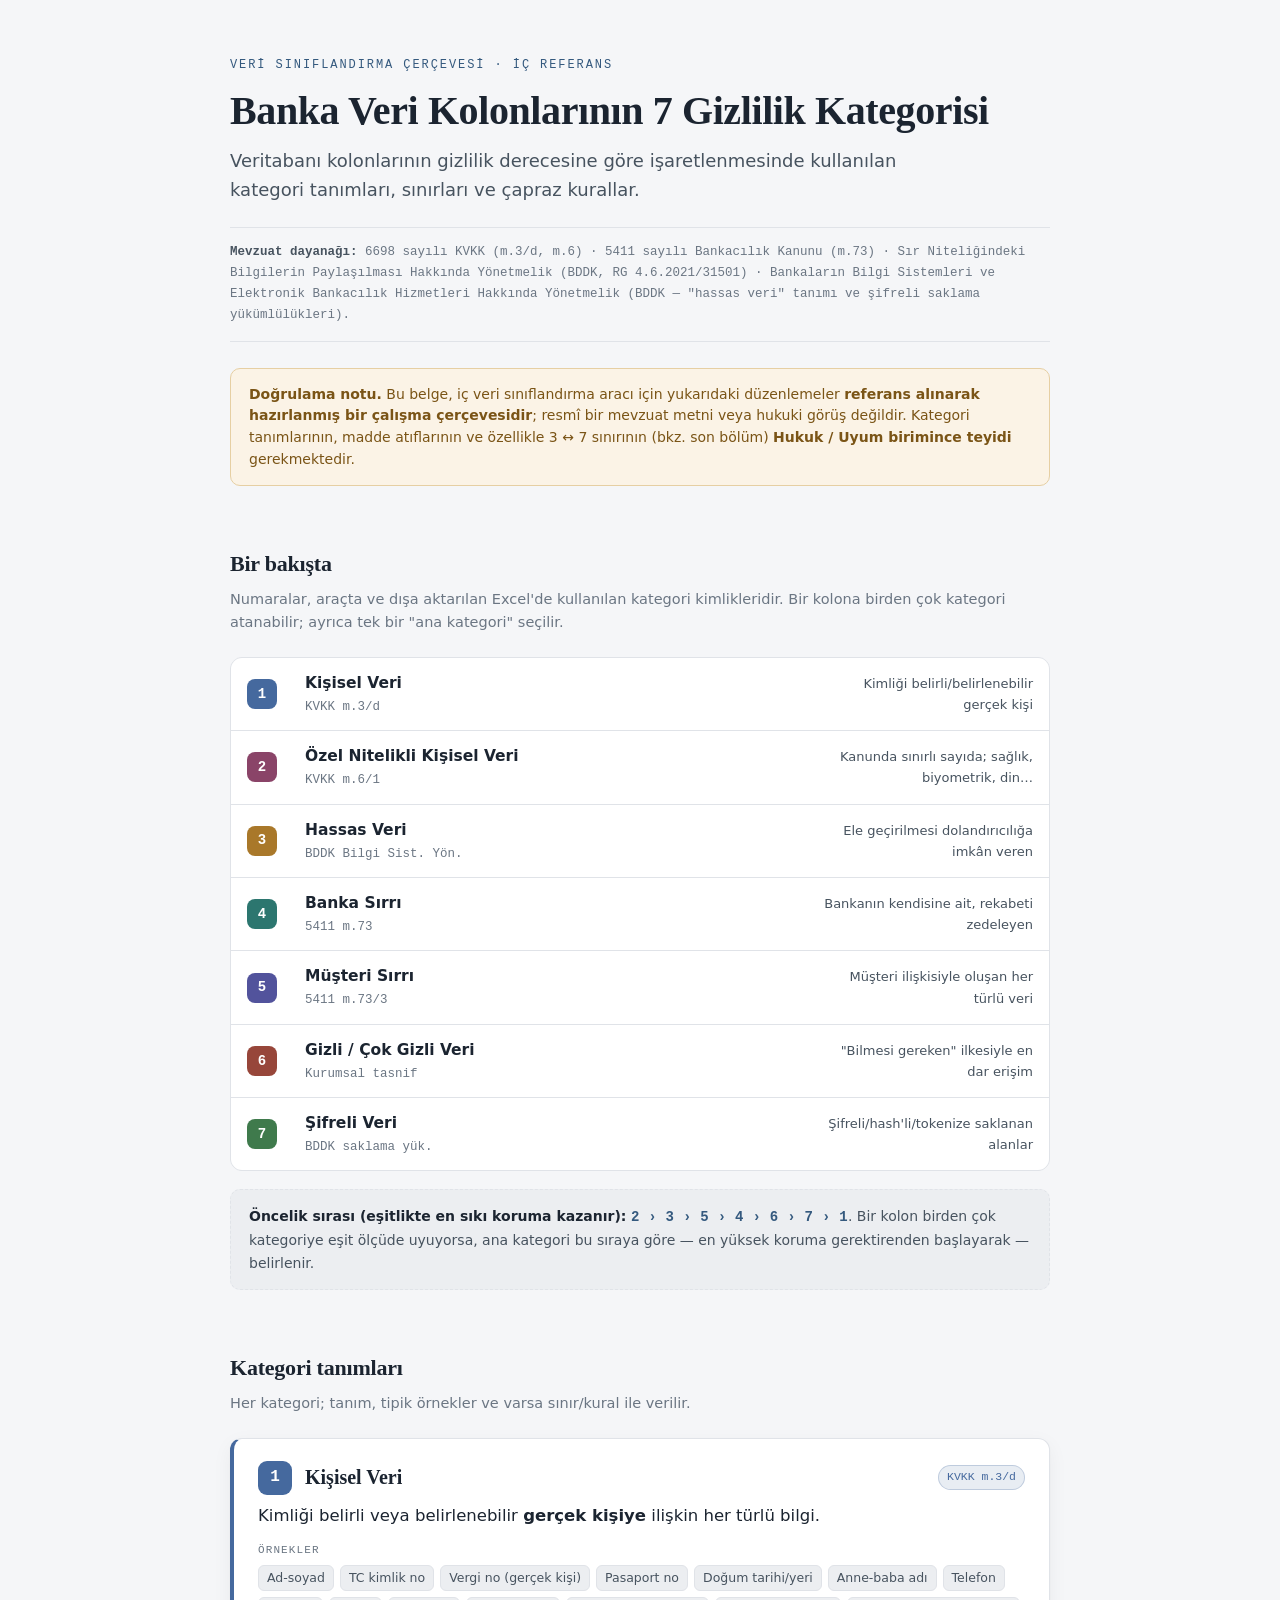
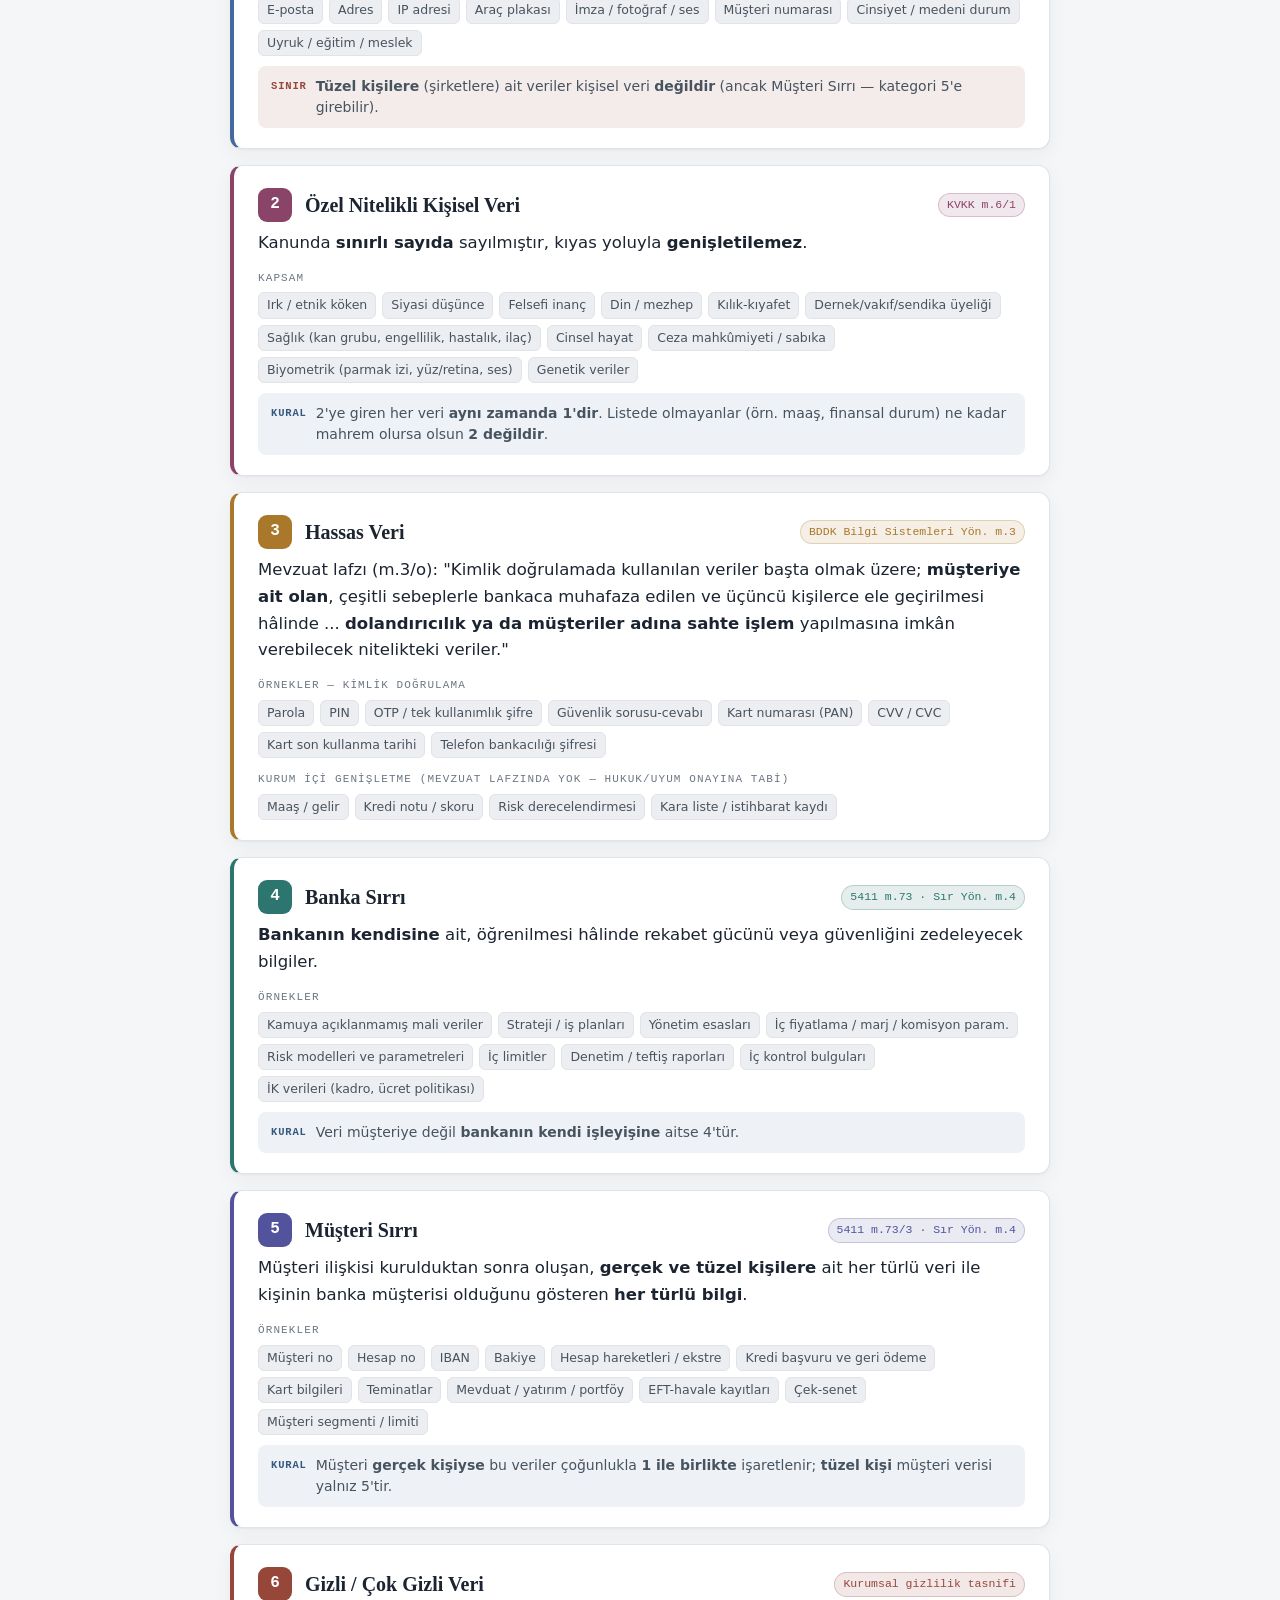
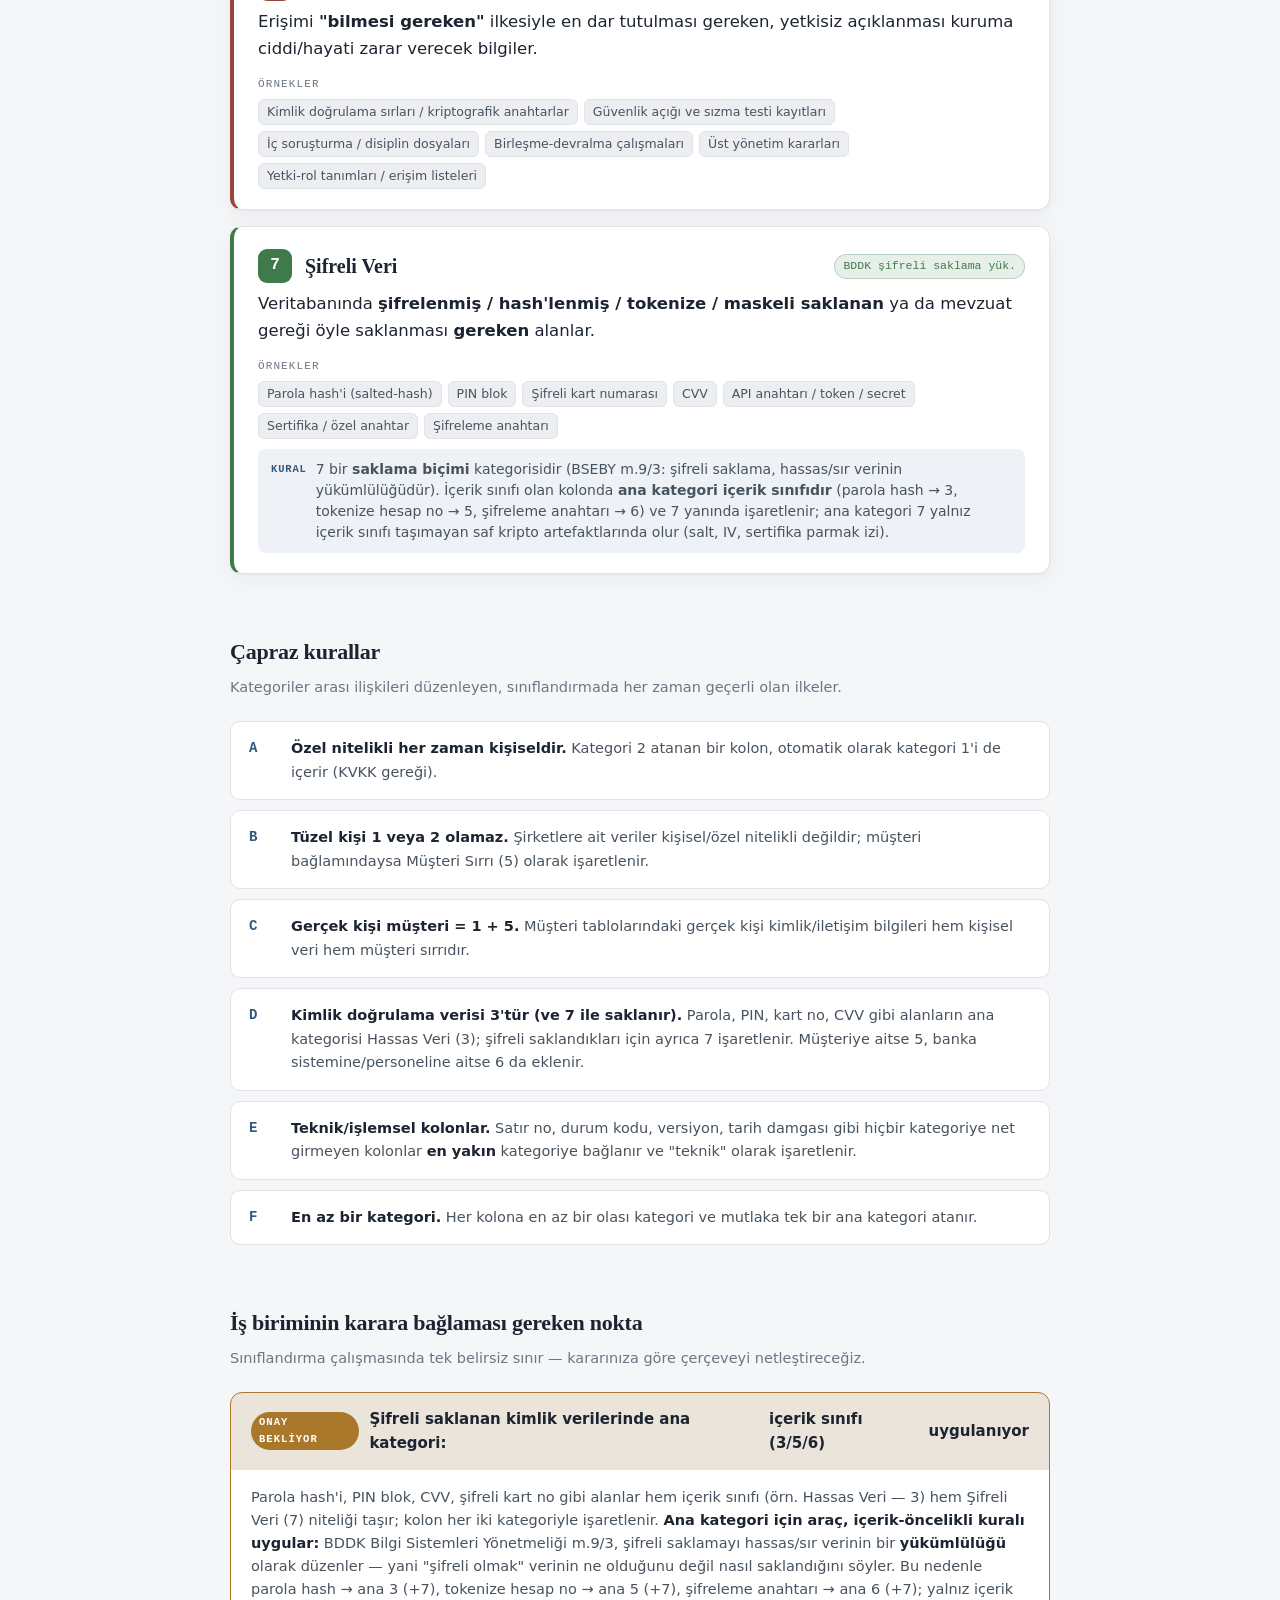
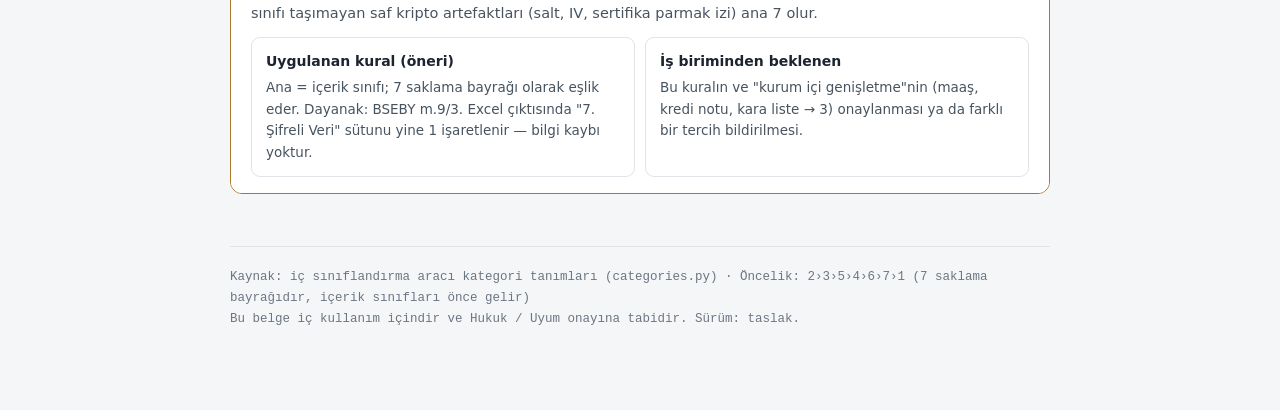
<file: docs/kategori_cercevesi.html>
<!doctype html>
<html lang="tr">
<head>
<meta charset="utf-8">
<meta name="viewport" content="width=device-width, initial-scale=1">
</head>
<body>
<title>7 Gizlilik Kategorisi — Sınıflandırma Çerçevesi</title>
<style>
  :root {
    --paper: #f5f6f8;
    --card: #ffffff;
    --ink: #1b2430;
    --ink-soft: #47535f;
    --ink-faint: #6b7683;
    --rule: #e0e3e8;
    --rule-soft: #eceef1;
    --accent: #34597e;
    --accent-soft: #eef2f6;
    --warn-bg: #fbf3e6;
    --warn-bd: #e6cfa3;
    --warn-ink: #7a5416;
    --shadow: 0 1px 2px rgba(20,32,46,.04), 0 6px 20px rgba(20,32,46,.05);

    --cat1: #45699e;  /* Kişisel */
    --cat2: #8a4468;  /* Özel Nitelikli */
    --cat3: #a9782a;  /* Hassas */
    --cat4: #2c766f;  /* Banka Sırrı */
    --cat5: #52539c;  /* Müşteri Sırrı */
    --cat6: #97463a;  /* Gizli/Çok Gizli */
    --cat7: #3f7a4c;  /* Şifreli */

    --serif: Georgia, "Times New Roman", "Nimbus Roman", serif;
    --sans: system-ui, -apple-system, "Segoe UI", Roboto, "Helvetica Neue", Arial, sans-serif;
    --mono: ui-monospace, "Cascadia Code", "SFMono-Regular", Consolas, "Liberation Mono", monospace;
  }
  @media (prefers-color-scheme: dark) {
    :root {
      --paper: #12161c;
      --card: #1a1f27;
      --ink: #e7ebf0;
      --ink-soft: #b3bcc7;
      --ink-faint: #8a94a1;
      --rule: #2b323c;
      --rule-soft: #232a33;
      --accent: #7fa8d4;
      --accent-soft: #1e2833;
      --warn-bg: #2a2318;
      --warn-bd: #574a2e;
      --warn-ink: #e0c184;
      --shadow: 0 1px 2px rgba(0,0,0,.3), 0 8px 24px rgba(0,0,0,.28);

      --cat1: #7d9dcf;
      --cat2: #c483a3;
      --cat3: #d9ad5e;
      --cat4: #5caea4;
      --cat5: #8d8ed6;
      --cat6: #cd8074;
      --cat7: #77b183;
    }
  }
  :root[data-theme="light"] {
    --paper: #f5f6f8; --card: #ffffff; --ink: #1b2430; --ink-soft: #47535f;
    --ink-faint: #6b7683; --rule: #e0e3e8; --rule-soft: #eceef1; --accent: #34597e;
    --accent-soft: #eef2f6; --warn-bg: #fbf3e6; --warn-bd: #e6cfa3; --warn-ink: #7a5416;
    --cat1: #45699e; --cat2: #8a4468; --cat3: #a9782a; --cat4: #2c766f;
    --cat5: #52539c; --cat6: #97463a; --cat7: #3f7a4c;
  }
  :root[data-theme="dark"] {
    --paper: #12161c; --card: #1a1f27; --ink: #e7ebf0; --ink-soft: #b3bcc7;
    --ink-faint: #8a94a1; --rule: #2b323c; --rule-soft: #232a33; --accent: #7fa8d4;
    --accent-soft: #1e2833; --warn-bg: #2a2318; --warn-bd: #574a2e; --warn-ink: #e0c184;
    --cat1: #7d9dcf; --cat2: #c483a3; --cat3: #d9ad5e; --cat4: #5caea4;
    --cat5: #8d8ed6; --cat6: #cd8074; --cat7: #77b183;
  }

  * { box-sizing: border-box; }
  body { margin: 0; }
  .doc {
    background: var(--paper);
    color: var(--ink);
    font-family: var(--sans);
    font-size: 16.5px;
    line-height: 1.62;
    -webkit-font-smoothing: antialiased;
    -webkit-print-color-adjust: exact;
    print-color-adjust: exact;
    padding: 0 20px;
  }
  .wrap { max-width: 820px; margin: 0 auto; padding: 56px 0 80px; }

  /* ---- Masthead ---- */
  .eyebrow {
    font-family: var(--mono); font-size: 12px; letter-spacing: .16em;
    text-transform: uppercase; color: var(--accent); margin: 0 0 14px;
  }
  h1 {
    font-family: var(--serif); font-weight: 600; font-size: clamp(28px, 5vw, 40px);
    line-height: 1.12; letter-spacing: -.01em; margin: 0 0 12px; text-wrap: balance;
  }
  .lede { font-size: 18px; color: var(--ink-soft); margin: 0 0 22px; max-width: 60ch; }
  .basis {
    font-family: var(--mono); font-size: 12.5px; color: var(--ink-faint);
    line-height: 1.7; border-top: 1px solid var(--rule);
    border-bottom: 1px solid var(--rule); padding: 14px 0; margin: 0 0 26px;
  }
  .basis b { color: var(--ink-soft); font-weight: 600; }

  .notice {
    background: var(--warn-bg); border: 1px solid var(--warn-bd);
    color: var(--warn-ink); border-radius: 10px; padding: 15px 18px;
    font-size: 14px; line-height: 1.55; margin: 0 0 44px;
  }
  .notice b { font-weight: 700; }

  /* ---- Section headings ---- */
  h2 {
    font-family: var(--serif); font-weight: 600; font-size: 22px;
    letter-spacing: -.01em; margin: 52px 0 6px; padding-top: 8px;
  }
  .sec-sub { color: var(--ink-faint); font-size: 14.5px; margin: 0 0 22px; }

  /* ---- At-a-glance table ---- */
  .glance { display: flex; flex-direction: column; gap: 1px; background: var(--rule);
    border: 1px solid var(--rule); border-radius: 12px; overflow: hidden; }
  .g-row { display: grid; grid-template-columns: 44px 1fr auto; gap: 14px;
    align-items: center; background: var(--card); padding: 13px 16px; }
  .g-num { width: 30px; height: 30px; border-radius: 8px; display: grid;
    place-items: center; font-family: var(--mono); font-weight: 700; font-size: 14px;
    color: #fff; }
  .g-name { font-weight: 600; font-size: 15.5px; }
  .g-name span { display: block; font-weight: 400; font-size: 12.5px;
    color: var(--ink-faint); font-family: var(--mono); margin-top: 1px; }
  .g-who { font-size: 13px; color: var(--ink-soft); text-align: right; max-width: 26ch; }

  .priority {
    margin: 18px 0 0; padding: 15px 18px; border: 1px dashed var(--rule);
    border-radius: 10px; background: var(--rule-soft); font-size: 14px; color: var(--ink-soft);
  }
  .priority b { color: var(--ink); }
  .pchain { font-family: var(--mono); font-weight: 700; color: var(--accent);
    letter-spacing: .02em; }

  /* ---- Category cards ---- */
  .cat { position: relative; background: var(--card); border: 1px solid var(--rule);
    border-left: 4px solid var(--catc); border-radius: 12px; padding: 22px 24px 20px;
    margin: 16px 0; box-shadow: var(--shadow); }
  .cat-head { display: flex; align-items: center; gap: 13px; margin-bottom: 4px; }
  .cat-badge { flex: none; width: 34px; height: 34px; border-radius: 9px;
    background: var(--catc); color: #fff; display: grid; place-items: center;
    font-family: var(--mono); font-weight: 700; font-size: 16px; }
  .cat-title { font-family: var(--serif); font-size: 20px; font-weight: 600; margin: 0; }
  .cat-law { font-family: var(--mono); font-size: 11.5px; color: var(--catc);
    background: color-mix(in srgb, var(--catc) 12%, transparent);
    border: 1px solid color-mix(in srgb, var(--catc) 26%, transparent);
    padding: 2px 8px; border-radius: 999px; margin-left: auto; white-space: nowrap; }
  .cat-def { margin: 8px 0 0; color: var(--ink); }
  .field { margin-top: 13px; }
  .field-label { font-family: var(--mono); font-size: 11px; letter-spacing: .1em;
    text-transform: uppercase; color: var(--ink-faint); margin-bottom: 5px; }
  .examples { display: flex; flex-wrap: wrap; gap: 6px; }
  .chip { font-size: 12.5px; color: var(--ink-soft); background: var(--rule-soft);
    border: 1px solid var(--rule); border-radius: 6px; padding: 2px 8px; }
  .rule-line { display: flex; gap: 9px; font-size: 14px; color: var(--ink-soft);
    line-height: 1.5; margin-top: 10px; padding: 10px 13px; border-radius: 8px;
    background: var(--accent-soft); }
  .rule-line .k { font-family: var(--mono); font-size: 10.5px; font-weight: 700;
    letter-spacing: .08em; color: var(--accent); flex: none; padding-top: 3px; }
  .rule-line.limit { background: color-mix(in srgb, var(--cat6) 10%, transparent); }
  .rule-line.limit .k { color: var(--cat6); }

  /* ---- Cross-cutting rules ---- */
  .xrules { display: grid; gap: 10px; }
  .xrule { display: grid; grid-template-columns: 28px 1fr; gap: 14px;
    background: var(--card); border: 1px solid var(--rule); border-radius: 10px;
    padding: 15px 18px; align-items: start; }
  .xrule .n { font-family: var(--mono); font-weight: 700; color: var(--accent);
    font-size: 14px; }
  .xrule p { margin: 0; font-size: 14.5px; color: var(--ink-soft); }
  .xrule b { color: var(--ink); font-weight: 600; }

  /* ---- Decision callout ---- */
  .decision { border: 1.5px solid var(--cat3); border-radius: 12px; overflow: hidden;
    margin-top: 18px; }
  .decision-hd { background: color-mix(in srgb, var(--cat3) 14%, transparent);
    padding: 14px 20px; font-weight: 700; font-size: 15px; color: var(--ink);
    display: flex; align-items: center; gap: 10px; }
  .decision-hd .tag { font-family: var(--mono); font-size: 10.5px; letter-spacing: .1em;
    background: var(--cat3); color: #fff; padding: 2px 8px; border-radius: 999px; }
  .decision-bd { padding: 16px 20px; background: var(--card); font-size: 14.5px;
    color: var(--ink-soft); line-height: 1.6; }
  .decision-bd b { color: var(--ink); }
  .opts { display: grid; grid-template-columns: 1fr 1fr; gap: 10px; margin-top: 12px; }
  .opt { border: 1px solid var(--rule); border-radius: 9px; padding: 12px 14px;
    font-size: 13.5px; }
  .opt h4 { margin: 0 0 5px; font-size: 14px; color: var(--ink); }

  footer { margin-top: 52px; padding-top: 20px; border-top: 1px solid var(--rule);
    font-size: 12.5px; color: var(--ink-faint); font-family: var(--mono); line-height: 1.7; }

  @media (max-width: 560px) {
    .g-row { grid-template-columns: 40px 1fr; } .g-who { display: none; }
    .opts { grid-template-columns: 1fr; }
    .cat-law { margin-left: 0; order: 3; }
    .cat-head { flex-wrap: wrap; }
  }
  @media print {
    .doc { background: #fff; padding: 0; }
    .cat, .xrule, .decision, .notice, .glance { box-shadow: none; break-inside: avoid; }
    h2 { break-after: avoid; }
  }
</style>

<div class="doc">
<div class="wrap">

  <p class="eyebrow">Veri Sınıflandırma Çerçevesi · İç Referans</p>
  <h1>Banka Veri Kolonlarının 7 Gizlilik Kategorisi</h1>
  <p class="lede">Veritabanı kolonlarının gizlilik derecesine göre işaretlenmesinde
  kullanılan kategori tanımları, sınırları ve çapraz kurallar.</p>

  <div class="basis">
    <b>Mevzuat dayanağı:</b> 6698 sayılı KVKK (m.3/d, m.6) · 5411 sayılı Bankacılık
    Kanunu (m.73) · Sır Niteliğindeki Bilgilerin Paylaşılması Hakkında Yönetmelik
    (BDDK, RG 4.6.2021/31501) · Bankaların Bilgi Sistemleri ve Elektronik Bankacılık
    Hizmetleri Hakkında Yönetmelik (BDDK — "hassas veri" tanımı ve şifreli saklama
    yükümlülükleri).
  </div>

  <div class="notice">
    <b>Doğrulama notu.</b> Bu belge, iç veri sınıflandırma aracı için yukarıdaki
    düzenlemeler <b>referans alınarak hazırlanmış bir çalışma çerçevesidir</b>; resmî bir
    mevzuat metni veya hukuki görüş değildir. Kategori tanımlarının, madde atıflarının ve
    özellikle 3 ↔ 7 sınırının (bkz. son bölüm) <b>Hukuk / Uyum birimince teyidi</b>
    gerekmektedir.
  </div>

  <!-- BİR BAKIŞTA -->
  <h2>Bir bakışta</h2>
  <p class="sec-sub">Numaralar, araçta ve dışa aktarılan Excel'de kullanılan kategori
  kimlikleridir. Bir kolona birden çok kategori atanabilir; ayrıca tek bir "ana kategori"
  seçilir.</p>

  <div class="glance">
    <div class="g-row"><span class="g-num" style="background:var(--cat1)">1</span>
      <div class="g-name">Kişisel Veri <span>KVKK m.3/d</span></div>
      <div class="g-who">Kimliği belirli/belirlenebilir gerçek kişi</div></div>
    <div class="g-row"><span class="g-num" style="background:var(--cat2)">2</span>
      <div class="g-name">Özel Nitelikli Kişisel Veri <span>KVKK m.6/1</span></div>
      <div class="g-who">Kanunda sınırlı sayıda; sağlık, biyometrik, din…</div></div>
    <div class="g-row"><span class="g-num" style="background:var(--cat3)">3</span>
      <div class="g-name">Hassas Veri <span>BDDK Bilgi Sist. Yön.</span></div>
      <div class="g-who">Ele geçirilmesi dolandırıcılığa imkân veren</div></div>
    <div class="g-row"><span class="g-num" style="background:var(--cat4)">4</span>
      <div class="g-name">Banka Sırrı <span>5411 m.73</span></div>
      <div class="g-who">Bankanın kendisine ait, rekabeti zedeleyen</div></div>
    <div class="g-row"><span class="g-num" style="background:var(--cat5)">5</span>
      <div class="g-name">Müşteri Sırrı <span>5411 m.73/3</span></div>
      <div class="g-who">Müşteri ilişkisiyle oluşan her türlü veri</div></div>
    <div class="g-row"><span class="g-num" style="background:var(--cat6)">6</span>
      <div class="g-name">Gizli / Çok Gizli Veri <span>Kurumsal tasnif</span></div>
      <div class="g-who">"Bilmesi gereken" ilkesiyle en dar erişim</div></div>
    <div class="g-row"><span class="g-num" style="background:var(--cat7)">7</span>
      <div class="g-name">Şifreli Veri <span>BDDK saklama yük.</span></div>
      <div class="g-who">Şifreli/hash'li/tokenize saklanan alanlar</div></div>
  </div>

  <div class="priority">
    <b>Öncelik sırası (eşitlikte en sıkı koruma kazanır):</b>
    <span class="pchain">2 › 3 › 5 › 4 › 6 › 7 › 1</span>. Bir kolon birden çok kategoriye
    eşit ölçüde uyuyorsa, ana kategori bu sıraya göre — en yüksek koruma gerektirenden
    başlayarak — belirlenir.
  </div>

  <!-- KATEGORİLER -->
  <h2>Kategori tanımları</h2>
  <p class="sec-sub">Her kategori; tanım, tipik örnekler ve varsa sınır/kural ile verilir.</p>

  <!-- 1 -->
  <div class="cat" style="--catc:var(--cat1)">
    <div class="cat-head">
      <span class="cat-badge">1</span>
      <h3 class="cat-title">Kişisel Veri</h3>
      <span class="cat-law">KVKK m.3/d</span>
    </div>
    <p class="cat-def">Kimliği belirli veya belirlenebilir <b>gerçek kişiye</b> ilişkin
    her türlü bilgi.</p>
    <div class="field">
      <div class="field-label">Örnekler</div>
      <div class="examples">
        <span class="chip">Ad-soyad</span><span class="chip">TC kimlik no</span>
        <span class="chip">Vergi no (gerçek kişi)</span><span class="chip">Pasaport no</span>
        <span class="chip">Doğum tarihi/yeri</span><span class="chip">Anne-baba adı</span>
        <span class="chip">Telefon</span><span class="chip">E-posta</span>
        <span class="chip">Adres</span><span class="chip">IP adresi</span>
        <span class="chip">Araç plakası</span><span class="chip">İmza / fotoğraf / ses</span>
        <span class="chip">Müşteri numarası</span><span class="chip">Cinsiyet / medeni durum</span>
        <span class="chip">Uyruk / eğitim / meslek</span>
      </div>
    </div>
    <div class="rule-line limit"><span class="k">SINIR</span>
      <span><b>Tüzel kişilere</b> (şirketlere) ait veriler kişisel veri <b>değildir</b>
      (ancak Müşteri Sırrı — kategori 5'e girebilir).</span></div>
  </div>

  <!-- 2 -->
  <div class="cat" style="--catc:var(--cat2)">
    <div class="cat-head">
      <span class="cat-badge">2</span>
      <h3 class="cat-title">Özel Nitelikli Kişisel Veri</h3>
      <span class="cat-law">KVKK m.6/1</span>
    </div>
    <p class="cat-def">Kanunda <b>sınırlı sayıda</b> sayılmıştır, kıyas yoluyla
    <b>genişletilemez</b>.</p>
    <div class="field">
      <div class="field-label">Kapsam</div>
      <div class="examples">
        <span class="chip">Irk / etnik köken</span><span class="chip">Siyasi düşünce</span>
        <span class="chip">Felsefi inanç</span><span class="chip">Din / mezhep</span>
        <span class="chip">Kılık-kıyafet</span><span class="chip">Dernek/vakıf/sendika üyeliği</span>
        <span class="chip">Sağlık (kan grubu, engellilik, hastalık, ilaç)</span>
        <span class="chip">Cinsel hayat</span><span class="chip">Ceza mahkûmiyeti / sabıka</span>
        <span class="chip">Biyometrik (parmak izi, yüz/retina, ses)</span>
        <span class="chip">Genetik veriler</span>
      </div>
    </div>
    <div class="rule-line"><span class="k">KURAL</span>
      <span>2'ye giren her veri <b>aynı zamanda 1'dir</b>. Listede olmayanlar (örn. maaş,
      finansal durum) ne kadar mahrem olursa olsun <b>2 değildir</b>.</span></div>
  </div>

  <!-- 3 -->
  <div class="cat" style="--catc:var(--cat3)">
    <div class="cat-head">
      <span class="cat-badge">3</span>
      <h3 class="cat-title">Hassas Veri</h3>
      <span class="cat-law">BDDK Bilgi Sistemleri Yön. m.3</span>
    </div>
    <p class="cat-def">Mevzuat lafzı (m.3/o): "Kimlik doğrulamada kullanılan veriler başta
    olmak üzere; <b>müşteriye ait olan</b>, çeşitli sebeplerle bankaca muhafaza edilen ve üçüncü
    kişilerce ele geçirilmesi hâlinde ... <b>dolandırıcılık ya da müşteriler adına sahte işlem</b>
    yapılmasına imkân verebilecek nitelikteki veriler."</p>
    <div class="field">
      <div class="field-label">Örnekler — kimlik doğrulama</div>
      <div class="examples">
        <span class="chip">Parola</span><span class="chip">PIN</span>
        <span class="chip">OTP / tek kullanımlık şifre</span><span class="chip">Güvenlik sorusu-cevabı</span>
        <span class="chip">Kart numarası (PAN)</span><span class="chip">CVV / CVC</span>
        <span class="chip">Kart son kullanma tarihi</span><span class="chip">Telefon bankacılığı şifresi</span>
      </div>
    </div>
    <div class="field">
      <div class="field-label">Kurum içi genişletme (mevzuat lafzında yok — Hukuk/Uyum onayına tabi)</div>
      <div class="examples">
        <span class="chip">Maaş / gelir</span><span class="chip">Kredi notu / skoru</span>
        <span class="chip">Risk derecelendirmesi</span><span class="chip">Kara liste / istihbarat kaydı</span>
      </div>
    </div>
  </div>

  <!-- 4 -->
  <div class="cat" style="--catc:var(--cat4)">
    <div class="cat-head">
      <span class="cat-badge">4</span>
      <h3 class="cat-title">Banka Sırrı</h3>
      <span class="cat-law">5411 m.73 · Sır Yön. m.4</span>
    </div>
    <p class="cat-def"><b>Bankanın kendisine</b> ait, öğrenilmesi hâlinde rekabet gücünü veya
    güvenliğini zedeleyecek bilgiler.</p>
    <div class="field">
      <div class="field-label">Örnekler</div>
      <div class="examples">
        <span class="chip">Kamuya açıklanmamış mali veriler</span><span class="chip">Strateji / iş planları</span>
        <span class="chip">Yönetim esasları</span><span class="chip">İç fiyatlama / marj / komisyon param.</span>
        <span class="chip">Risk modelleri ve parametreleri</span><span class="chip">İç limitler</span>
        <span class="chip">Denetim / teftiş raporları</span><span class="chip">İç kontrol bulguları</span>
        <span class="chip">İK verileri (kadro, ücret politikası)</span>
      </div>
    </div>
    <div class="rule-line"><span class="k">KURAL</span>
      <span>Veri müşteriye değil <b>bankanın kendi işleyişine</b> aitse 4'tür.</span></div>
  </div>

  <!-- 5 -->
  <div class="cat" style="--catc:var(--cat5)">
    <div class="cat-head">
      <span class="cat-badge">5</span>
      <h3 class="cat-title">Müşteri Sırrı</h3>
      <span class="cat-law">5411 m.73/3 · Sır Yön. m.4</span>
    </div>
    <p class="cat-def">Müşteri ilişkisi kurulduktan sonra oluşan, <b>gerçek ve tüzel kişilere</b>
    ait her türlü veri ile kişinin banka müşterisi olduğunu gösteren <b>her türlü bilgi</b>.</p>
    <div class="field">
      <div class="field-label">Örnekler</div>
      <div class="examples">
        <span class="chip">Müşteri no</span><span class="chip">Hesap no</span>
        <span class="chip">IBAN</span><span class="chip">Bakiye</span>
        <span class="chip">Hesap hareketleri / ekstre</span><span class="chip">Kredi başvuru ve geri ödeme</span>
        <span class="chip">Kart bilgileri</span><span class="chip">Teminatlar</span>
        <span class="chip">Mevduat / yatırım / portföy</span><span class="chip">EFT-havale kayıtları</span>
        <span class="chip">Çek-senet</span><span class="chip">Müşteri segmenti / limiti</span>
      </div>
    </div>
    <div class="rule-line"><span class="k">KURAL</span>
      <span>Müşteri <b>gerçek kişiyse</b> bu veriler çoğunlukla <b>1 ile birlikte</b>
      işaretlenir; <b>tüzel kişi</b> müşteri verisi yalnız 5'tir.</span></div>
  </div>

  <!-- 6 -->
  <div class="cat" style="--catc:var(--cat6)">
    <div class="cat-head">
      <span class="cat-badge">6</span>
      <h3 class="cat-title">Gizli / Çok Gizli Veri</h3>
      <span class="cat-law">Kurumsal gizlilik tasnifi</span>
    </div>
    <p class="cat-def">Erişimi <b>"bilmesi gereken"</b> ilkesiyle en dar tutulması gereken,
    yetkisiz açıklanması kuruma ciddi/hayati zarar verecek bilgiler.</p>
    <div class="field">
      <div class="field-label">Örnekler</div>
      <div class="examples">
        <span class="chip">Kimlik doğrulama sırları / kriptografik anahtarlar</span>
        <span class="chip">Güvenlik açığı ve sızma testi kayıtları</span>
        <span class="chip">İç soruşturma / disiplin dosyaları</span>
        <span class="chip">Birleşme-devralma çalışmaları</span>
        <span class="chip">Üst yönetim kararları</span>
        <span class="chip">Yetki-rol tanımları / erişim listeleri</span>
      </div>
    </div>
  </div>

  <!-- 7 -->
  <div class="cat" style="--catc:var(--cat7)">
    <div class="cat-head">
      <span class="cat-badge">7</span>
      <h3 class="cat-title">Şifreli Veri</h3>
      <span class="cat-law">BDDK şifreli saklama yük.</span>
    </div>
    <p class="cat-def">Veritabanında <b>şifrelenmiş / hash'lenmiş / tokenize / maskeli
    saklanan</b> ya da mevzuat gereği öyle saklanması <b>gereken</b> alanlar.</p>
    <div class="field">
      <div class="field-label">Örnekler</div>
      <div class="examples">
        <span class="chip">Parola hash'i (salted-hash)</span><span class="chip">PIN blok</span>
        <span class="chip">Şifreli kart numarası</span><span class="chip">CVV</span>
        <span class="chip">API anahtarı / token / secret</span><span class="chip">Sertifika / özel anahtar</span>
        <span class="chip">Şifreleme anahtarı</span>
      </div>
    </div>
    <div class="rule-line"><span class="k">KURAL</span>
      <span>7 bir <b>saklama biçimi</b> kategorisidir (BSEBY m.9/3: şifreli saklama, hassas/sır
      verinin yükümlülüğüdür). İçerik sınıfı olan kolonda <b>ana kategori içerik sınıfıdır</b>
      (parola hash → 3, tokenize hesap no → 5, şifreleme anahtarı → 6) ve 7 yanında işaretlenir;
      ana kategori 7 yalnız içerik sınıfı taşımayan saf kripto artefaktlarında olur (salt, IV,
      sertifika parmak izi).</span></div>
  </div>

  <!-- ÇAPRAZ KURALLAR -->
  <h2>Çapraz kurallar</h2>
  <p class="sec-sub">Kategoriler arası ilişkileri düzenleyen, sınıflandırmada her zaman
  geçerli olan ilkeler.</p>
  <div class="xrules">
    <div class="xrule"><span class="n">A</span>
      <p><b>Özel nitelikli her zaman kişiseldir.</b> Kategori 2 atanan bir kolon, otomatik
      olarak kategori 1'i de içerir (KVKK gereği).</p></div>
    <div class="xrule"><span class="n">B</span>
      <p><b>Tüzel kişi 1 veya 2 olamaz.</b> Şirketlere ait veriler kişisel/özel nitelikli
      değildir; müşteri bağlamındaysa Müşteri Sırrı (5) olarak işaretlenir.</p></div>
    <div class="xrule"><span class="n">C</span>
      <p><b>Gerçek kişi müşteri = 1 + 5.</b> Müşteri tablolarındaki gerçek kişi
      kimlik/iletişim bilgileri hem kişisel veri hem müşteri sırrıdır.</p></div>
    <div class="xrule"><span class="n">D</span>
      <p><b>Kimlik doğrulama verisi 3'tür (ve 7 ile saklanır).</b> Parola, PIN, kart no,
      CVV gibi alanların ana kategorisi Hassas Veri (3); şifreli saklandıkları için ayrıca
      7 işaretlenir. Müşteriye aitse 5, banka sistemine/personeline aitse 6 da eklenir.</p></div>
    <div class="xrule"><span class="n">E</span>
      <p><b>Teknik/işlemsel kolonlar.</b> Satır no, durum kodu, versiyon, tarih damgası gibi
      hiçbir kategoriye net girmeyen kolonlar <b>en yakın</b> kategoriye bağlanır ve "teknik"
      olarak işaretlenir.</p></div>
    <div class="xrule"><span class="n">F</span>
      <p><b>En az bir kategori.</b> Her kolona en az bir olası kategori ve mutlaka tek bir
      ana kategori atanır.</p></div>
  </div>

  <!-- KARAR NOKTASI -->
  <h2>İş biriminin karara bağlaması gereken nokta</h2>
  <p class="sec-sub">Sınıflandırma çalışmasında tek belirsiz sınır — kararınıza göre
  çerçeveyi netleştireceğiz.</p>

  <div class="decision">
    <div class="decision-hd"><span class="tag">ONAY BEKLİYOR</span>
      Şifreli saklanan kimlik verilerinde ana kategori: <b>içerik sınıfı (3/5/6)</b> uygulanıyor</div>
    <div class="decision-bd">
      Parola hash'i, PIN blok, CVV, şifreli kart no gibi alanlar hem içerik sınıfı (örn. Hassas
      Veri — 3) hem Şifreli Veri (7) niteliği taşır; kolon her iki kategoriyle işaretlenir.
      <b>Ana kategori için araç, içerik-öncelikli kuralı uygular:</b> BDDK Bilgi Sistemleri
      Yönetmeliği m.9/3, şifreli saklamayı hassas/sır verinin bir <b>yükümlülüğü</b> olarak
      düzenler — yani "şifreli olmak" verinin ne olduğunu değil nasıl saklandığını söyler.
      Bu nedenle parola hash → ana 3 (+7), tokenize hesap no → ana 5 (+7), şifreleme
      anahtarı → ana 6 (+7); yalnız içerik sınıfı taşımayan saf kripto artefaktları
      (salt, IV, sertifika parmak izi) ana 7 olur.
      <div class="opts">
        <div class="opt"><h4>Uygulanan kural (öneri)</h4>
          Ana = içerik sınıfı; 7 saklama bayrağı olarak eşlik eder. Dayanak: BSEBY m.9/3.
          Excel çıktısında "7. Şifreli Veri" sütunu yine 1 işaretlenir — bilgi kaybı yoktur.</div>
        <div class="opt"><h4>İş biriminden beklenen</h4>
          Bu kuralın ve "kurum içi genişletme"nin (maaş, kredi notu, kara liste → 3)
          onaylanması ya da farklı bir tercih bildirilmesi.</div>
      </div>
    </div>
  </div>

  <footer>
    Kaynak: iç sınıflandırma aracı kategori tanımları (categories.py) · Öncelik: 2›3›5›4›6›7›1 (7 saklama bayrağıdır, içerik sınıfları önce gelir)<br>
    Bu belge iç kullanım içindir ve Hukuk / Uyum onayına tabidir. Sürüm: taslak.
  </footer>

</div>
</div>
</body>
</html>
</file>
